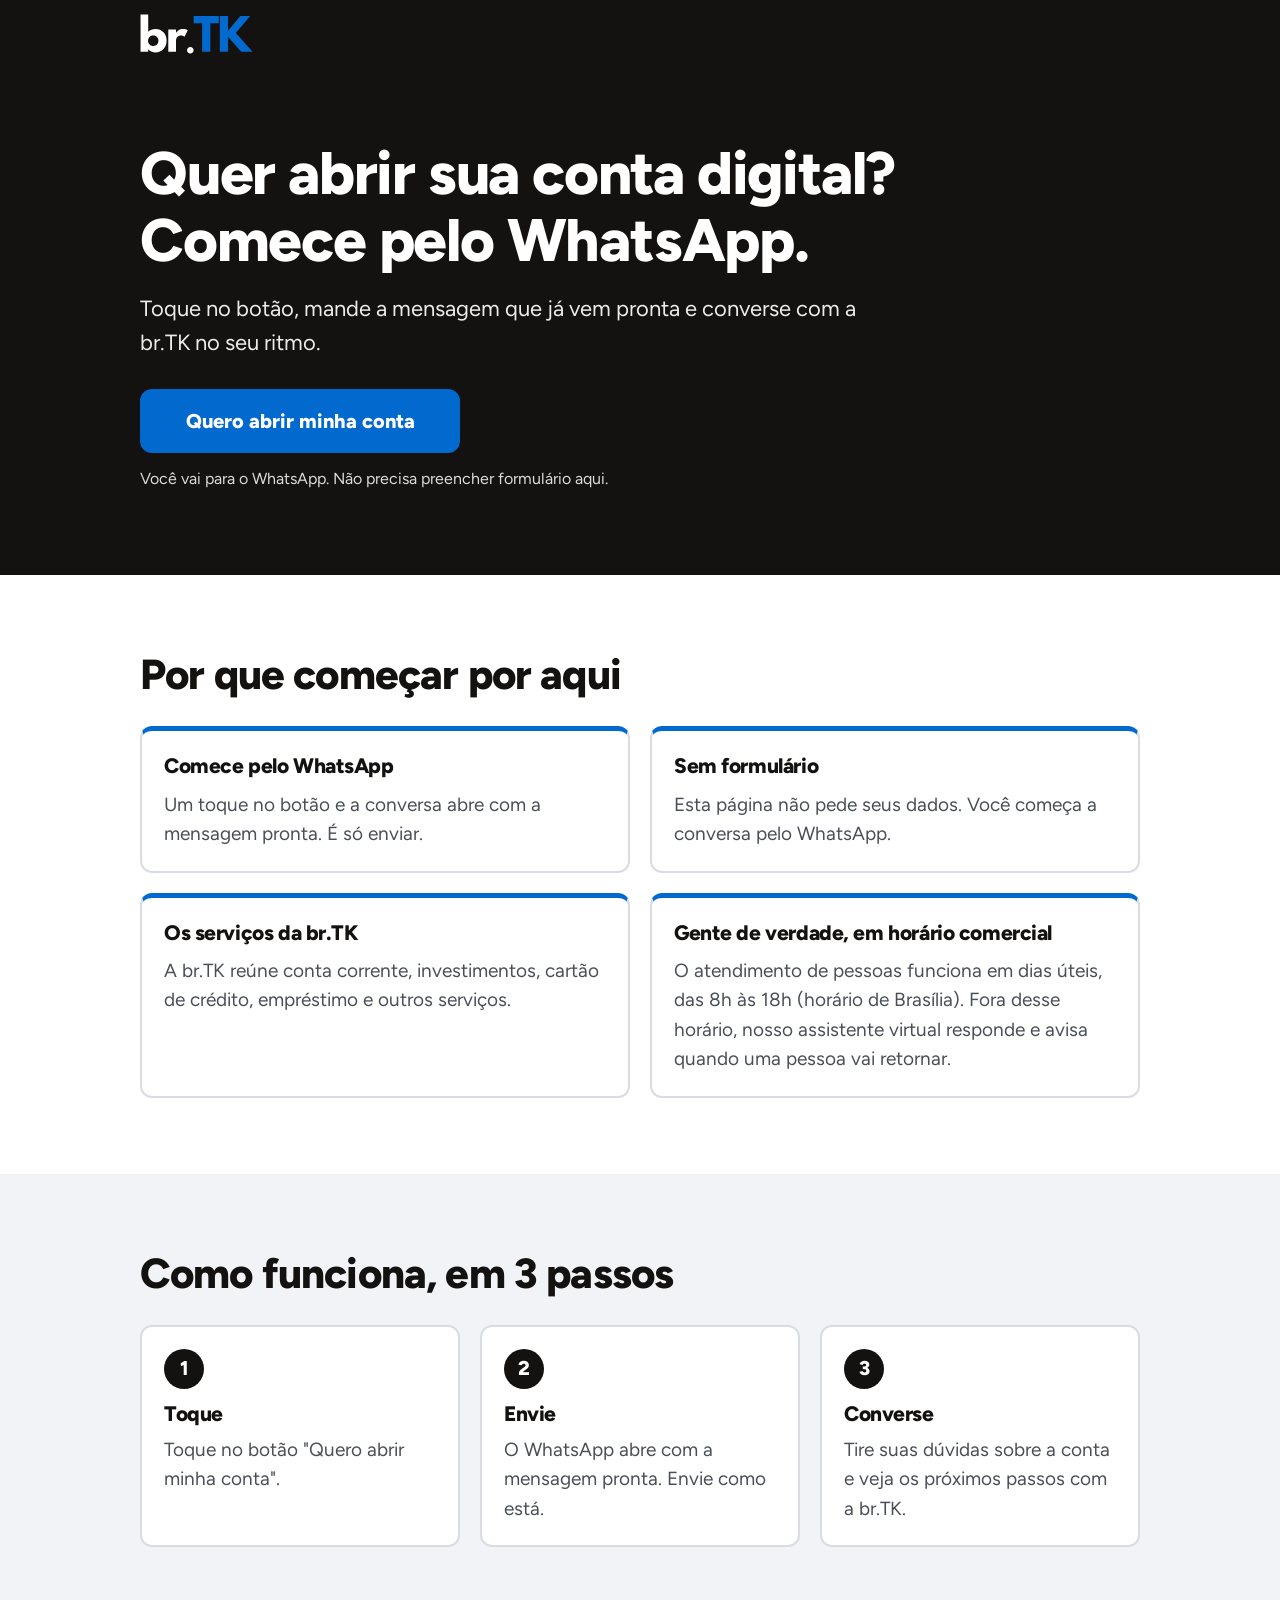
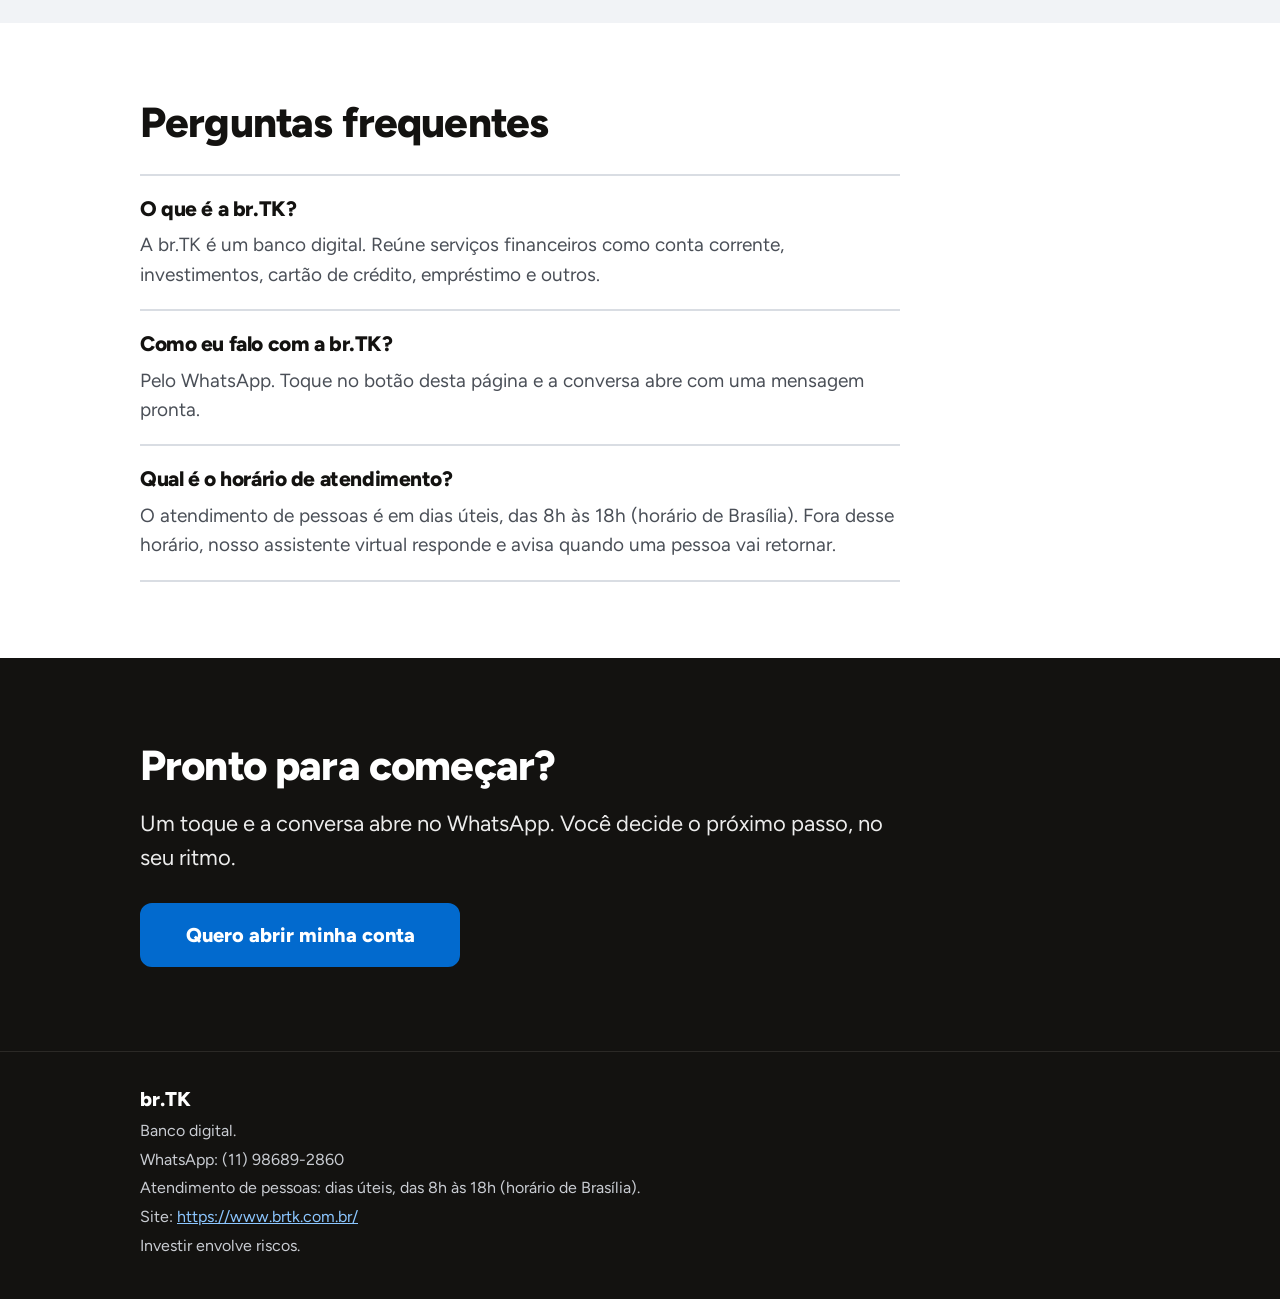
<file: captura-conta-digital/index.html>
<!doctype html>
<html lang="pt-BR">
<head>
<meta charset="utf-8">
<meta name="viewport" content="width=device-width, initial-scale=1">
<title>br.TK | Conta digital pelo WhatsApp</title>
<meta name="description" content="Quer abrir sua conta digital br.TK? Toque no botão e comece a conversa pelo WhatsApp, com a mensagem pronta. Atendimento em dias úteis, 8h às 18h.">
<link rel="stylesheet" href="style.css">
</head>
<body>

<header class="faixa">
  <div class="container">
    <img class="logo" src="img/brtk-escuro.svg" alt="br.TK" width="144" height="51">
  </div>
</header>

<main>

<!-- Seção 1: topo -->
<section class="topo">
  <div class="container">
    <h1>Quer abrir sua conta digital? Comece pelo WhatsApp.</h1>
    <p class="subtitulo">Toque no botão, mande a mensagem que já vem pronta e converse com a br.TK no seu ritmo.</p>
    <p><a class="botao" href="https://wa.me/5511986892860?text=Oi%2C%20quero%20abrir%20minha%20conta%20br.TK" target="_blank" rel="noopener">Quero abrir minha conta</a></p>
    <p class="nota-botao">Você vai para o WhatsApp. Não precisa preencher formulário aqui.</p>
  </div>
</section>

<!-- Seção 2: benefícios -->
<section class="secao claro">
  <div class="container">
    <h2>Por que começar por aqui</h2>
    <div class="grade">
      <article class="cartao">
        <h3>Comece pelo WhatsApp</h3>
        <p>Um toque no botão e a conversa abre com a mensagem pronta. É só enviar.</p>
      </article>
      <article class="cartao">
        <h3>Sem formulário</h3>
        <p>Esta página não pede seus dados. Você começa a conversa pelo WhatsApp.</p>
      </article>
      <article class="cartao">
        <h3>Os serviços da br.TK</h3>
        <p>A br.TK reúne conta corrente, investimentos, cartão de crédito, empréstimo e outros serviços.</p>
      </article>
      <article class="cartao">
        <h3>Gente de verdade, em horário comercial</h3>
        <p>O atendimento de pessoas funciona em dias úteis, das 8h às 18h (horário de Brasília). Fora desse horário, nosso assistente virtual responde e avisa quando uma pessoa vai retornar.</p>
      </article>
    </div>
  </div>
</section>

<!-- Seção 3: como funciona -->
<section class="secao cinza">
  <div class="container">
    <h2>Como funciona, em 3 passos</h2>
    <ol class="passos">
      <li>
        <span class="num" aria-hidden="true">1</span>
        <h3>Toque</h3>
        <p>Toque no botão "Quero abrir minha conta".</p>
      </li>
      <li>
        <span class="num" aria-hidden="true">2</span>
        <h3>Envie</h3>
        <p>O WhatsApp abre com a mensagem pronta. Envie como está.</p>
      </li>
      <li>
        <span class="num" aria-hidden="true">3</span>
        <h3>Converse</h3>
        <p>Tire suas dúvidas sobre a conta e veja os próximos passos com a br.TK.</p>
      </li>
    </ol>
  </div>
</section>

<!-- Seção 4: perguntas frequentes -->
<section class="secao claro">
  <div class="container">
    <h2>Perguntas frequentes</h2>
    <div class="faq">
      <div class="faq-item">
        <h3>O que é a br.TK?</h3>
        <p>A br.TK é um banco digital. Reúne serviços financeiros como conta corrente, investimentos, cartão de crédito, empréstimo e outros.</p>
      </div>
      <div class="faq-item">
        <h3>Como eu falo com a br.TK?</h3>
        <p>Pelo WhatsApp. Toque no botão desta página e a conversa abre com uma mensagem pronta.</p>
      </div>
      <div class="faq-item">
        <h3>Qual é o horário de atendimento?</h3>
        <p>O atendimento de pessoas é em dias úteis, das 8h às 18h (horário de Brasília). Fora desse horário, nosso assistente virtual responde e avisa quando uma pessoa vai retornar.</p>
      </div>
    </div>
  </div>
</section>

<!-- Seção 5: chamada final -->
<section class="final">
  <div class="container">
    <h2>Pronto para começar?</h2>
    <p class="subtitulo">Um toque e a conversa abre no WhatsApp. Você decide o próximo passo, no seu ritmo.</p>
    <p><a class="botao" href="https://wa.me/5511986892860?text=Oi%2C%20quero%20abrir%20minha%20conta%20br.TK" target="_blank" rel="noopener">Quero abrir minha conta</a></p>
  </div>
</section>

</main>

<footer class="rodape">
  <div class="container">
    <p class="rodape-nome">br.TK</p>
    <p>Banco digital.</p>
    <p>WhatsApp: (11) 98689-2860</p>
    <p>Atendimento de pessoas: dias úteis, das 8h às 18h (horário de Brasília).</p>
    <p>Site: <a href="https://www.brtk.com.br/" target="_blank" rel="noopener">https://www.brtk.com.br/</a></p>
    <p>Investir envolve riscos.</p>
  </div>
</footer>

</body>
</html>
</file>
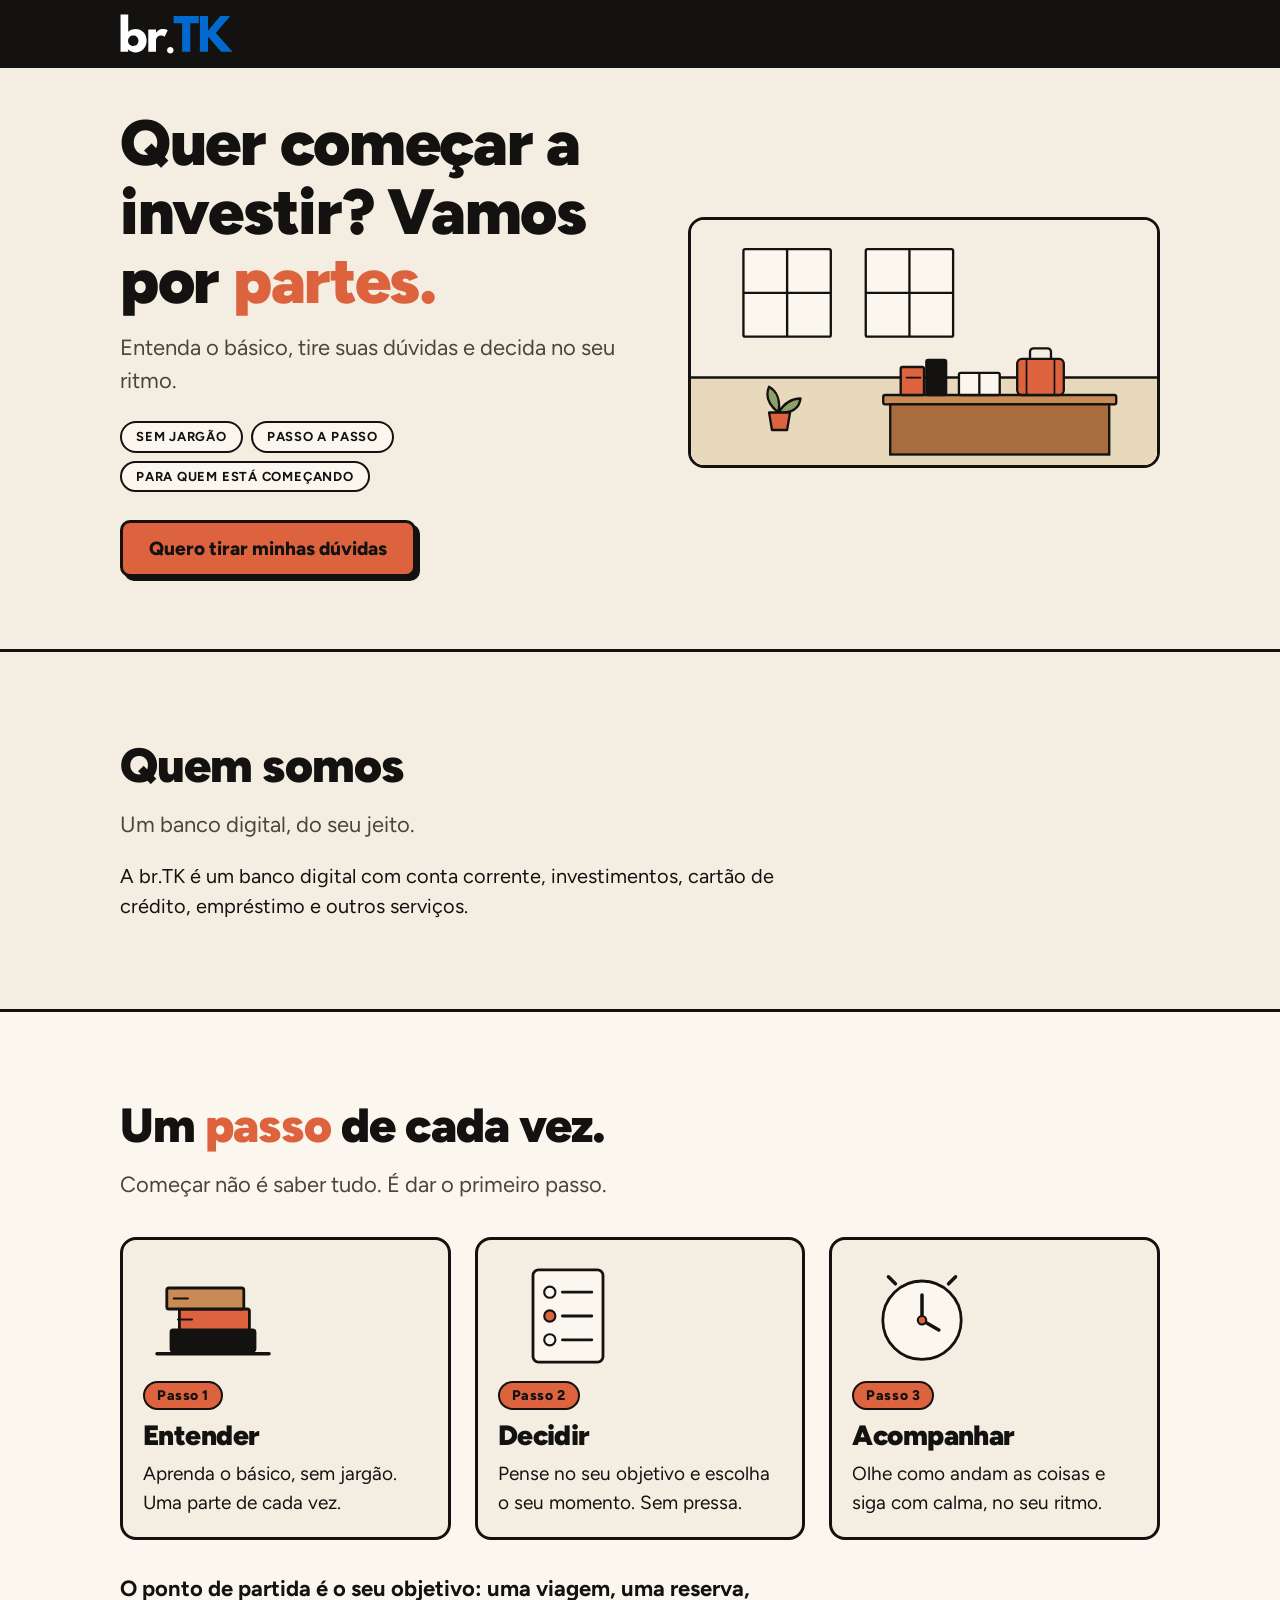
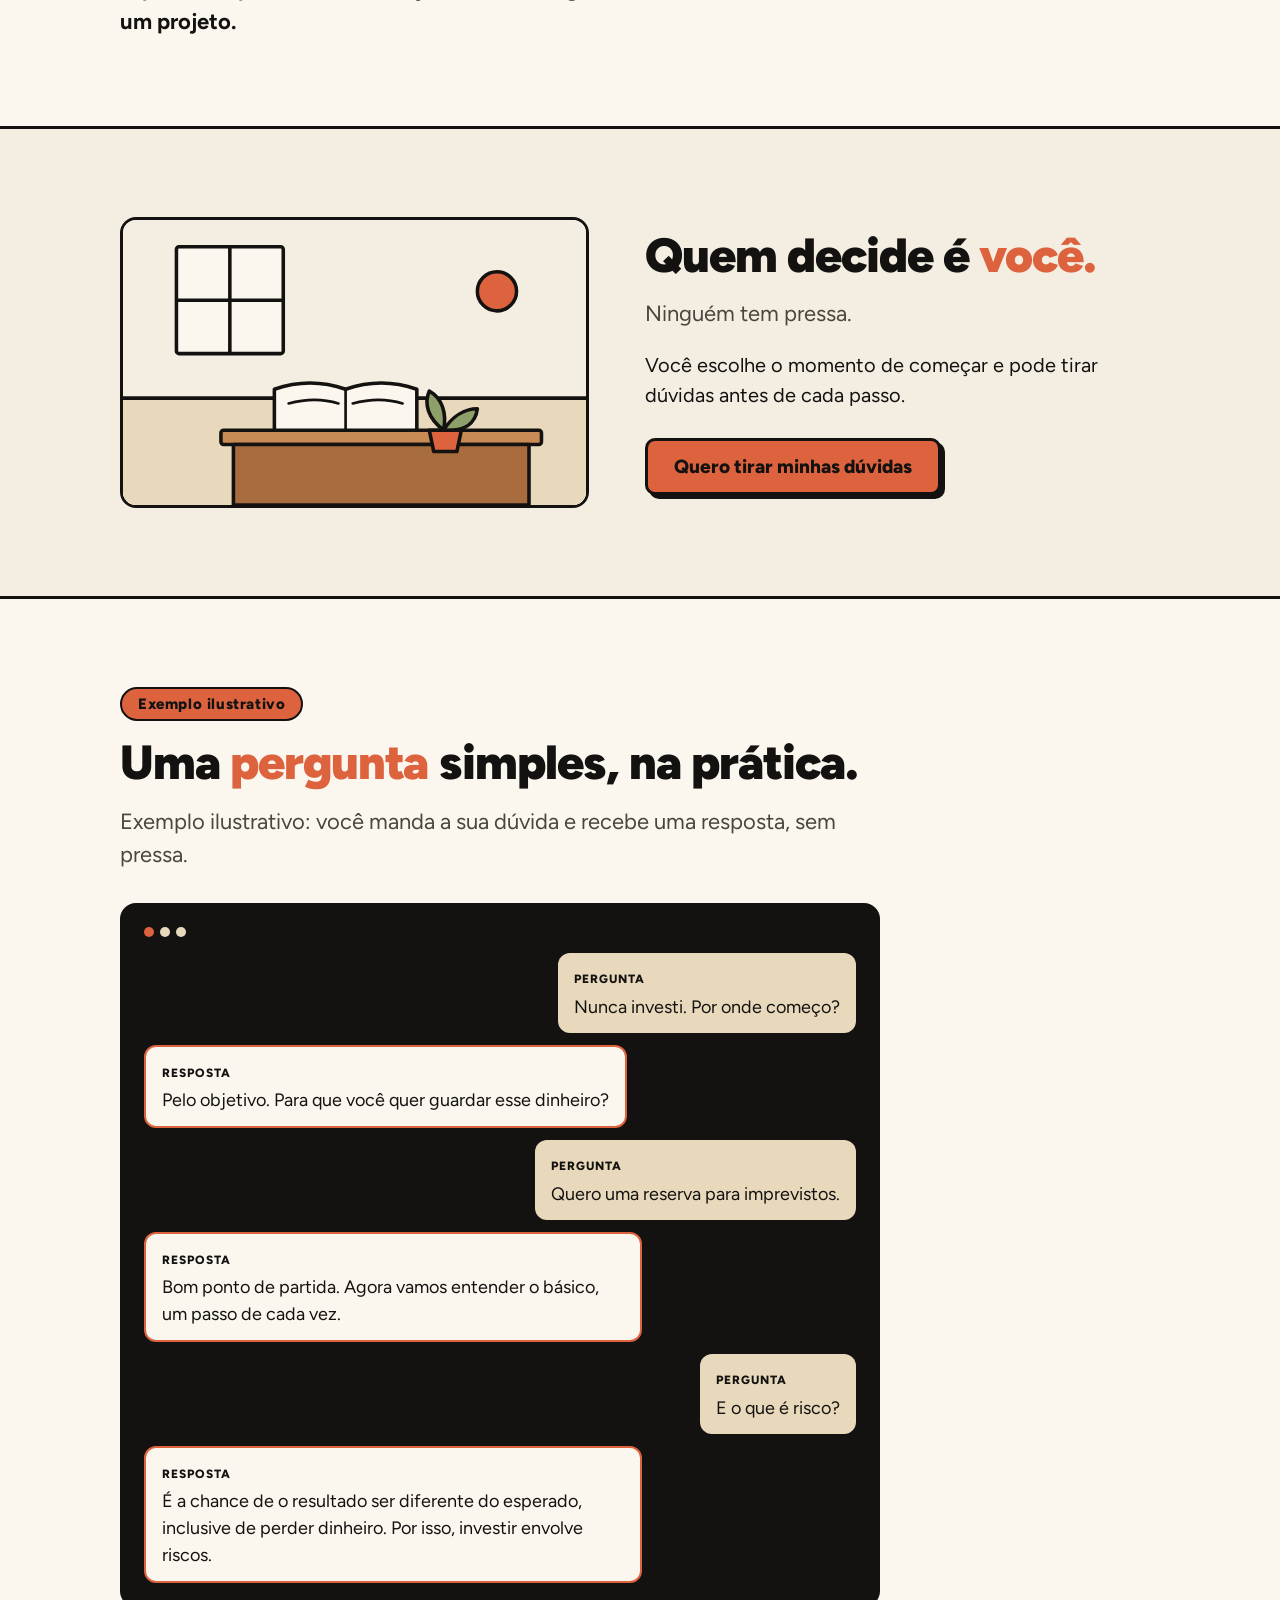
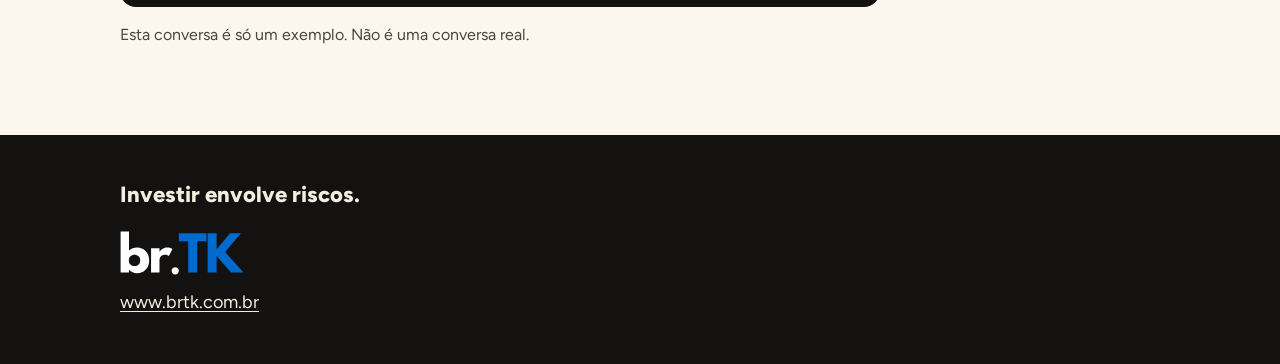
<file: teste-institucional/index.html>
<!DOCTYPE html>
<html lang="pt-BR">
<head>
<meta charset="utf-8">
<meta name="viewport" content="width=device-width, initial-scale=1">
<title>br.TK: comece a investir por partes</title>
<meta name="description" content="Entenda o básico, tire suas dúvidas e decida no seu ritmo. Investir envolve riscos.">
<link rel="stylesheet" href="style.css">
</head>
<body>

<header class="topo" id="topo">
  <div class="faixa">
    <div class="container">
      <img class="logo" src="img/logo-brtk.svg" alt="br.TK" width="1442" height="512">
    </div>
  </div>
  <div class="container topo-grade">
    <div class="topo-texto">
      <h1>Quer começar a investir? Vamos por <span class="destaque">partes.</span></h1>
      <p class="subtitulo">Entenda o básico, tire suas dúvidas e decida no seu ritmo.</p>
      <ul class="pilulas">
        <li>SEM JARGÃO</li>
        <li>PASSO A PASSO</li>
        <li>PARA QUEM ESTÁ COMEÇANDO</li>
      </ul>
      <!-- DESTINO DO BOTÃO: FALTA NO BANCO (link do direct/contato). Sem link inventado. Quando o dono definir, trocar <button> por <a class="botao" href="...">. -->
      <button type="button" class="botao">Quero tirar minhas dúvidas</button>
    </div>
    <img class="topo-arte" src="img/hero.svg" alt="Ilustração de uma sala com janelas, mesa, livros e uma mala" width="800" height="420">
  </div>
</header>

<main>
  <section class="secao" id="quem-somos">
    <div class="container estreito">
      <h2>Quem somos</h2>
      <p class="subtitulo">Um banco digital, do seu jeito.</p>
      <p class="texto">A br.TK é um banco digital com conta corrente, investimentos, cartão de crédito, empréstimo e outros serviços.</p>
    </div>
  </section>

  <section class="secao faixa-clara" id="por-partes">
    <div class="container">
      <h2>Um <span class="destaque">passo</span> de cada vez.</h2>
      <p class="subtitulo">Começar não é saber tudo. É dar o primeiro passo.</p>
      <ol class="passos">
        <li class="passo">
          <img src="img/passo-entender.svg" alt="" width="200" height="160">
          <span class="numero">Passo 1</span>
          <h3>Entender</h3>
          <p>Aprenda o básico, sem jargão. Uma parte de cada vez.</p>
        </li>
        <li class="passo">
          <img src="img/passo-decidir.svg" alt="" width="200" height="160">
          <span class="numero">Passo 2</span>
          <h3>Decidir</h3>
          <p>Pense no seu objetivo e escolha o seu momento. Sem pressa.</p>
        </li>
        <li class="passo">
          <img src="img/passo-acompanhar.svg" alt="" width="200" height="160">
          <span class="numero">Passo 3</span>
          <h3>Acompanhar</h3>
          <p>Olhe como andam as coisas e siga com calma, no seu ritmo.</p>
        </li>
      </ol>
      <p class="apoio">O ponto de partida é o seu objetivo: uma viagem, uma reserva, um projeto.</p>
    </div>
  </section>

  <section class="secao" id="quem-decide">
    <div class="container decide-grade">
      <img class="decide-arte" src="img/voce-decide.svg" alt="Ilustração de uma mesa com livro aberto, planta e janela" width="520" height="320">
      <div>
        <h2>Quem decide é <span class="destaque">você.</span></h2>
        <p class="subtitulo">Ninguém tem pressa.</p>
        <p class="texto">Você escolhe o momento de começar e pode tirar dúvidas antes de cada passo.</p>
        <!-- DESTINO DO BOTÃO: FALTA NO BANCO (mesmo destino do botão do topo). -->
        <button type="button" class="botao">Quero tirar minhas dúvidas</button>
      </div>
    </div>
  </section>

  <section class="secao faixa-clara" id="exemplo">
    <div class="container estreito">
      <span class="etiqueta">Exemplo ilustrativo</span>
      <h2>Uma <span class="destaque">pergunta</span> simples, na prática.</h2>
      <p class="subtitulo">Exemplo ilustrativo: você manda a sua dúvida e recebe uma resposta, sem pressa.</p>
      <div class="conversa">
        <div class="conversa-barra" aria-hidden="true"><i></i><i></i><i></i></div>
        <div class="fala pergunta"><span class="quem">Pergunta</span><p>Nunca investi. Por onde começo?</p></div>
        <div class="fala resposta"><span class="quem">Resposta</span><p>Pelo objetivo. Para que você quer guardar esse dinheiro?</p></div>
        <div class="fala pergunta"><span class="quem">Pergunta</span><p>Quero uma reserva para imprevistos.</p></div>
        <div class="fala resposta"><span class="quem">Resposta</span><p>Bom ponto de partida. Agora vamos entender o básico, um passo de cada vez.</p></div>
        <div class="fala pergunta"><span class="quem">Pergunta</span><p>E o que é risco?</p></div>
        <div class="fala resposta"><span class="quem">Resposta</span><p>É a chance de o resultado ser diferente do esperado, inclusive de perder dinheiro. Por isso, investir envolve riscos.</p></div>
      </div>
      <p class="nota">Esta conversa é só um exemplo. Não é uma conversa real.</p>
    </div>
  </section>
</main>

<footer class="rodape">
  <div class="container">
    <p class="aviso">Investir envolve riscos.</p>
    <img class="logo logo-rodape" src="img/logo-brtk.svg" alt="br.TK" width="1442" height="512">
    <p class="site"><a href="https://www.brtk.com.br/">www.brtk.com.br</a></p>
  </div>
</footer>

</body>
</html>
</file>
<file: captura-conta-digital/style.css>
/* br.TK, landing de captura. Paleta provisória: escuro #131210, branco e azul #026ace (do logo). */
@font-face {
  font-family: "Figtree";
  src: url("fonts/Figtree.ttf") format("truetype");
  font-weight: 300 900;
  font-style: normal;
  font-display: swap;
}

:root {
  --escuro: #131210;
  --branco: #ffffff;
  --azul: #026ace;
  --cinza-claro: #f1f3f6;
  --texto-suave: #4a4f57;
  --linha: #d9dde3;
}

* { box-sizing: border-box; }
html { -webkit-text-size-adjust: 100%; }
body {
  margin: 0;
  background: var(--branco);
  color: var(--escuro);
  font-family: "Figtree", system-ui, -apple-system, "Segoe UI", Arial, sans-serif;
  font-size: 18px;
  line-height: 1.55;
}
img { max-width: 100%; height: auto; display: block; }
p { margin: 0; }

.container { width: 100%; max-width: 1040px; margin: 0 auto; padding: 0 20px; }

/* logo: sempre sobre faixa escura */
.faixa { background: var(--escuro); padding: 14px 0; }
.logo { height: 40px; width: auto; }

h1, h2, h3 { margin: 0; line-height: 1.12; letter-spacing: -0.02em; font-weight: 800; text-wrap: balance; }
h1 { font-size: clamp(34px, 8vw, 60px); }
h2 { font-size: clamp(28px, 5.5vw, 42px); }
h3 { font-size: 21px; line-height: 1.25; }

/* topo */
.topo { background: var(--escuro); color: var(--branco); padding: 40px 0 56px; }
.topo h1 { max-width: 16em; }
.subtitulo { font-size: clamp(19px, 2.8vw, 22px); margin-top: 18px; max-width: 34em; color: inherit; opacity: .92; }
.topo .botao, .final .botao { margin-top: 28px; }
.nota-botao { margin-top: 14px; font-size: 16px; opacity: .85; }

/* botão: texto branco sobre azul #026ace (contraste acima de 5:1) */
.botao {
  display: inline-block; width: 100%; text-align: center;
  background: var(--azul); color: var(--branco);
  font-weight: 800; font-size: 20px; line-height: 1.2;
  padding: 18px 28px; border-radius: 12px; text-decoration: none;
  border: 2px solid var(--azul);
  transition: background .15s, color .15s;
}
.botao:hover { background: var(--branco); color: var(--azul); }
.botao:focus-visible, a:focus-visible { outline: 3px solid #7cc0ff; outline-offset: 3px; }

/* seções */
.secao { padding: 52px 0; }
.claro { background: var(--branco); }
.cinza { background: var(--cinza-claro); }
.secao h2 { margin-bottom: 28px; }

.grade { display: grid; grid-template-columns: 1fr; gap: 16px; }
.cartao { border: 2px solid var(--linha); border-top: 5px solid var(--azul); border-radius: 12px; padding: 22px; background: var(--branco); }
.cartao p { margin-top: 10px; color: var(--texto-suave); }

.passos { list-style: none; margin: 0; padding: 0; display: grid; grid-template-columns: 1fr; gap: 16px; }
.passos li { background: var(--branco); border: 2px solid var(--linha); border-radius: 12px; padding: 22px; }
.passos p { margin-top: 8px; color: var(--texto-suave); }
.num {
  display: inline-flex; align-items: center; justify-content: center;
  width: 40px; height: 40px; border-radius: 50%;
  background: var(--escuro); color: var(--branco); font-weight: 800; font-size: 20px; margin-bottom: 12px;
}

.faq { max-width: 760px; }
.faq-item { padding: 20px 0; border-top: 2px solid var(--linha); }
.faq-item:last-child { border-bottom: 2px solid var(--linha); }
.faq-item p { margin-top: 8px; color: var(--texto-suave); }

/* chamada final */
.final { background: var(--escuro); color: var(--branco); padding: 56px 0; }

/* rodapé */
.rodape { background: var(--escuro); color: #c9ccd2; padding: 32px 0 40px; border-top: 1px solid #2b2926; font-size: 16px; }
.rodape p + p { margin-top: 4px; }
.rodape-nome { color: var(--branco); font-weight: 800; font-size: 20px; }
.rodape a { color: #8cc6ff; }

@media (min-width: 720px) {
  body { font-size: 19px; }
  .topo { padding: 72px 0 84px; }
  .botao { width: auto; min-width: 320px; }
  .secao { padding: 76px 0; }
  .grade { grid-template-columns: repeat(2, 1fr); gap: 20px; }
  .passos { grid-template-columns: repeat(3, 1fr); gap: 20px; }
  .final { padding: 84px 0; }
}
</file>
<file: teste-institucional/style.css>
/* br.TK, página institucional. Cores: bege #F4EEE2, laranja #DD633E, quase preto #131210. */
@font-face {
  font-family: "Figtree";
  src: url("fonts/Figtree.ttf") format("truetype");
  font-weight: 300 900;
  font-style: normal;
  font-display: swap;
}

:root {
  --bege: #F4EEE2;
  --bege-claro: #FBF7EE;
  --bege-escuro: #E9D9BC;
  --laranja: #DD633E;
  --preto: #131210;
  --cinza: #4A453D;
}

* { box-sizing: border-box; }
html { -webkit-text-size-adjust: 100%; }
body {
  margin: 0;
  background: var(--bege);
  color: var(--preto);
  font-family: "Figtree", system-ui, -apple-system, "Segoe UI", Arial, sans-serif;
  font-size: 18px;
  line-height: 1.5;
}
img { max-width: 100%; height: auto; display: block; }

.container { width: 100%; max-width: 1080px; margin: 0 auto; padding: 0 20px; }
.estreito > * { max-width: 760px; }
.estreito > .subtitulo, .estreito > .texto { max-width: 34em; }

/* logo: o "br." é branco, então fica sempre sobre fundo escuro #131210 */
.faixa { background: var(--preto); padding: 12px 0; }
.logo { height: 34px; width: auto; max-width: 100%; }

/* títulos */
h1, h2, h3 { margin: 0; line-height: 1.08; letter-spacing: -0.02em; font-weight: 900; text-wrap: balance; }
h1 { font-size: clamp(36px, 7vw, 64px); }
h2 { font-size: clamp(32px, 5.5vw, 48px); }
h3 { font-size: 28px; }
.destaque { color: var(--laranja); }
.subtitulo { font-size: clamp(19px, 2.6vw, 22px); color: var(--cinza); margin: 16px 0 0; max-width: 34em; }
.texto { font-size: 20px; margin: 20px 0 0; max-width: 34em; }

/* topo */
.topo { border-bottom: 3px solid var(--preto); }
.topo-grade { display: grid; grid-template-columns: 1fr; gap: 24px; padding-top: 24px; padding-bottom: 48px; align-items: center; }
.topo-arte { border: 3px solid var(--preto); border-radius: 16px; width: 100%; }
.pilulas { list-style: none; display: flex; flex-wrap: wrap; gap: 8px; padding: 0; margin: 24px 0 28px; }
.pilulas li {
  border: 2px solid var(--preto); border-radius: 999px; padding: 4px 14px;
  font-size: 13px; font-weight: 700; letter-spacing: 0.06em; background: var(--bege-claro);
}

/* botão laranja (texto escuro: contraste acima de 5:1) */
.botao {
  font-family: inherit; font-size: 19px; font-weight: 800; color: var(--preto);
  background: var(--laranja); border: 3px solid var(--preto); border-radius: 10px;
  padding: 14px 26px; min-height: 52px; cursor: pointer;
  box-shadow: 4px 4px 0 var(--preto);
  max-width: 100%;
}
.botao:hover { transform: translate(-1px, -1px); box-shadow: 5px 5px 0 var(--preto); }
.botao:focus-visible { outline: 3px solid var(--preto); outline-offset: 4px; }

/* seções */
.secao { padding: 56px 0; }
.faixa-clara { background: var(--bege-claro); border-top: 3px solid var(--preto); border-bottom: 3px solid var(--preto); }

/* passos */
.passos { list-style: none; padding: 0; margin: 36px 0 0; display: grid; grid-template-columns: 1fr; gap: 20px; }
.passo { background: var(--bege); border: 3px solid var(--preto); border-radius: 16px; padding: 20px; }
.passo img { width: 140px; margin: 0 0 8px; }
.numero {
  display: inline-block; background: var(--laranja); color: var(--preto); font-weight: 800;
  font-size: 14px; letter-spacing: 0.04em; border: 2px solid var(--preto); border-radius: 999px;
  padding: 2px 12px; margin-bottom: 10px;
}
.passo p { margin: 10px 0 0; font-size: 19px; }
.apoio { margin: 32px 0 0; font-size: 22px; font-weight: 700; max-width: 30em; }

/* quem decide */
.decide-grade { display: grid; grid-template-columns: 1fr; gap: 32px; align-items: center; }
.decide-arte { border: 3px solid var(--preto); border-radius: 16px; width: 100%; }
.decide-grade .botao { margin-top: 28px; }

/* exemplo */
.etiqueta {
  display: inline-block; background: var(--laranja); color: var(--preto); font-weight: 800;
  font-size: 15px; letter-spacing: 0.04em; border: 2px solid var(--preto); border-radius: 999px;
  padding: 4px 16px; margin-bottom: 16px;
}
.conversa {
  margin-top: 32px; background: var(--preto); border-radius: 16px; padding: 18px;
  display: flex; flex-direction: column; gap: 12px;
}
.conversa-barra { display: flex; gap: 6px; margin-bottom: 4px; }
.conversa-barra i { width: 10px; height: 10px; border-radius: 50%; background: var(--bege-escuro); display: block; }
.conversa-barra i:first-child { background: var(--laranja); }
.fala { max-width: 86%; padding: 10px 16px 12px; border-radius: 12px; }
.fala p { margin: 2px 0 0; font-size: 18px; }
.quem { font-size: 12px; font-weight: 800; letter-spacing: 0.08em; text-transform: uppercase; }
.pergunta { align-self: flex-end; background: var(--bege-escuro); color: var(--preto); }
.resposta { align-self: flex-start; background: var(--bege-claro); color: var(--preto); border: 2px solid var(--laranja); }
.nota { margin: 16px 0 0; font-size: 16px; color: var(--cinza); }

/* rodapé */
.rodape { background: var(--preto); color: var(--bege); padding: 40px 0 48px; }
.aviso { margin: 0; font-size: 22px; font-weight: 800; }
.logo-rodape { margin: 20px 0 0; height: 40px; }
.site { margin: 14px 0 0; font-size: 18px; }
.site a { color: var(--bege); text-decoration: underline; text-underline-offset: 3px; }
.site a:hover { color: var(--laranja); }
.site a:focus-visible { outline: 3px solid var(--laranja); outline-offset: 3px; }

/* computador */
@media (min-width: 820px) {
  body { font-size: 19px; }
  .faixa { padding: 14px 0; }
  .logo { height: 40px; }
  .logo-rodape { height: 44px; }
  .topo-grade { grid-template-columns: 1.1fr 1fr; gap: 48px; padding-top: 40px; padding-bottom: 72px; }
  .secao { padding: 88px 0; }
  .passos { grid-template-columns: repeat(3, 1fr); gap: 24px; }
  .decide-grade { grid-template-columns: 1fr 1.1fr; gap: 56px; }
  .decide-arte { order: 0; }
  .fala { max-width: 70%; }
  .conversa { padding: 24px; }
}

@media (prefers-reduced-motion: no-preference) {
  .botao { transition: transform .12s ease, box-shadow .12s ease; }
}
</file>
